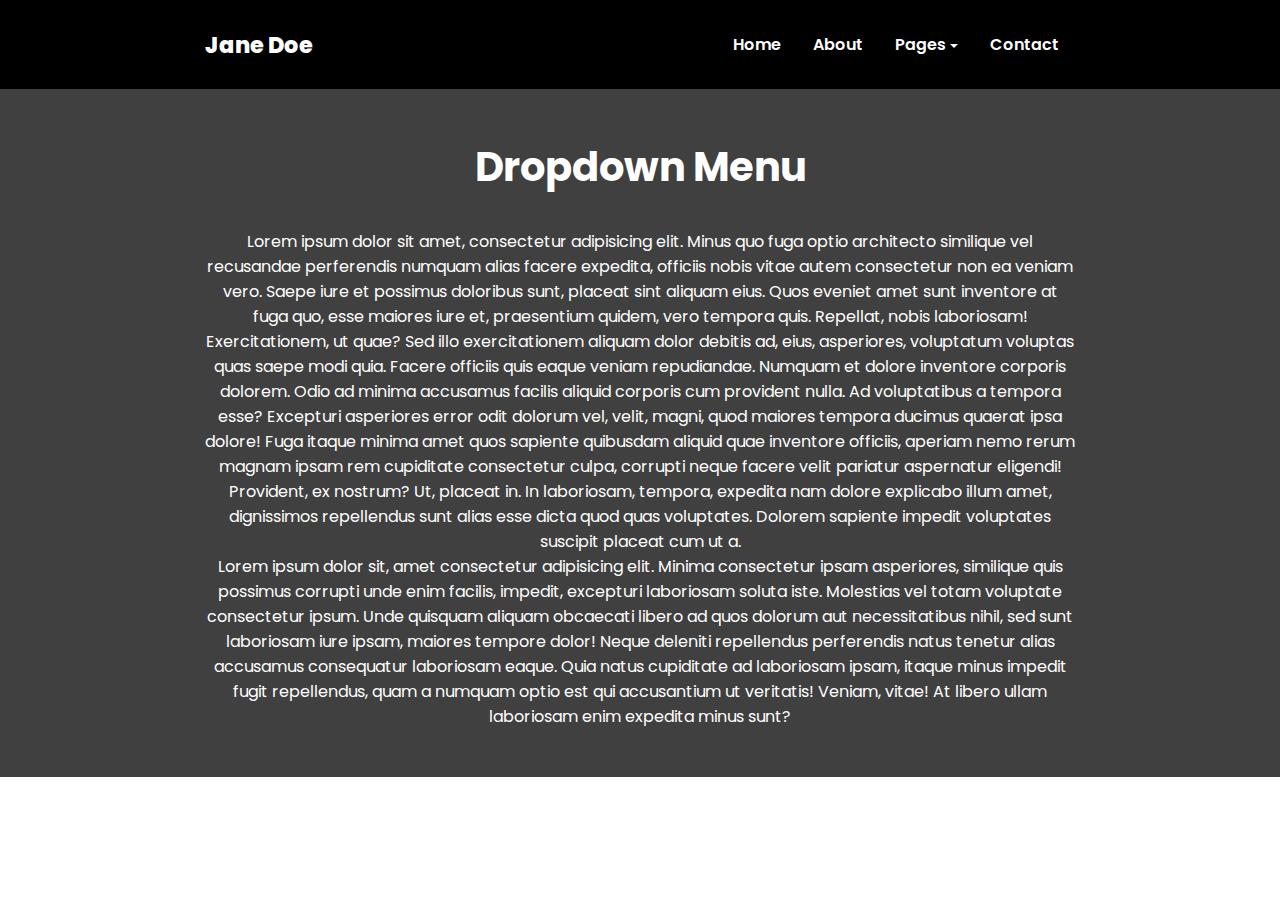
<file: Милюкова/index.html>
<!DOCTYPE html>
<html lang="en">
  <head>
    <meta charset="UTF-8" />
    <meta name="viewport" content="width=device-width, initial-scale=1.0" />
    <link rel="stylesheet" href="styles.css" />
    <title>Милюкова Меню 1</title>
  </head>
  <body>
    <nav>
      <div class="container main-nav">
        <a href="" class="logo">Jane Doe</a>
        <input type="checkbox" name="" id="toggle-btn" />
        <label for="toggle-btn" class="toggler-open">
          <i><img src="img/dashboard-square-1.svg" alt="" /></i>
        </label>
        <ul class="navbar">
          <li class="menu-item">
            <a href="" class="menu-link">Home</a>
          </li>
          <li class="menu-item">
            <a href="" class="menu-link">About</a>
          </li>
          <li class="menu-item dropdown">
            <a href="" class="menu-link toggle-dropdown">Pages</a>
            <ul class="dropdown-menu">
              <li class="menu-item">
                <a href="" class="menu-link">Pricing</a>
              </li>
              <li class="menu-item dropdown-submenu">
                <a href="" class="menu-link toggle-dropdown">Shop</a>
                <ul class="dropdown-menu">
                  <li class="menu-item">
                    <a href="" class="menu-link">Shop List</a>
                  </li>
                  <li class="menu-item">
                    <a href="" class="menu-link">Cart</a>
                  </li>
                  <li class="menu-item">
                    <a href="" class="menu-link">Order</a>
                  </li>
                  <li class="menu-item">
                    <a href="" class="menu-link">Checkout</a>
                  </li>
                </ul>
              </li>
            </ul>
          </li>
          <li class="menu-item">
            <a href="" class="menu-link">Contact</a>
          </li>
        </ul>
      </div>
    </nav>
    <section id="welcome">
      <div class="container">
        <h1>Dropdown Menu</h1>
        <div class="welcome-description">
          <p>
            Lorem ipsum dolor sit amet, consectetur adipisicing elit. Minus quo
            fuga optio architecto similique vel recusandae perferendis numquam
            alias facere expedita, officiis nobis vitae autem consectetur non ea
            veniam vero. Saepe iure et possimus doloribus sunt, placeat sint
            aliquam eius. Quos eveniet amet sunt inventore at fuga quo, esse
            maiores iure et, praesentium quidem, vero tempora quis. Repellat,
            nobis laboriosam! Exercitationem, ut quae? Sed illo exercitationem
            aliquam dolor debitis ad, eius, asperiores, voluptatum voluptas quas
            saepe modi quia. Facere officiis quis eaque veniam repudiandae.
            Numquam et dolore inventore corporis dolorem. Odio ad minima
            accusamus facilis aliquid corporis cum provident nulla. Ad
            voluptatibus a tempora esse? Excepturi asperiores error odit dolorum
            vel, velit, magni, quod maiores tempora ducimus quaerat ipsa dolore!
            Fuga itaque minima amet quos sapiente quibusdam aliquid quae
            inventore officiis, aperiam nemo rerum magnam ipsam rem cupiditate
            consectetur culpa, corrupti neque facere velit pariatur aspernatur
            eligendi! Provident, ex nostrum? Ut, placeat in. In laboriosam,
            tempora, expedita nam dolore explicabo illum amet, dignissimos
            repellendus sunt alias esse dicta quod quas voluptates. Dolorem
            sapiente impedit voluptates suscipit placeat cum ut a.
          </p>
          <p>
            Lorem ipsum dolor sit, amet consectetur adipisicing elit. Minima
            consectetur ipsam asperiores, similique quis possimus corrupti unde
            enim facilis, impedit, excepturi laboriosam soluta iste. Molestias
            vel totam voluptate consectetur ipsum. Unde quisquam aliquam
            obcaecati libero ad quos dolorum aut necessitatibus nihil, sed sunt
            laboriosam iure ipsam, maiores tempore dolor! Neque deleniti
            repellendus perferendis natus tenetur alias accusamus consequatur
            laboriosam eaque. Quia natus cupiditate ad laboriosam ipsam, itaque
            minus impedit fugit repellendus, quam a numquam optio est qui
            accusantium ut veritatis! Veniam, vitae! At libero ullam laboriosam
            enim expedita minus sunt?
          </p>
        </div>
      </div>
    </section>
  </body>
</html>
</file>
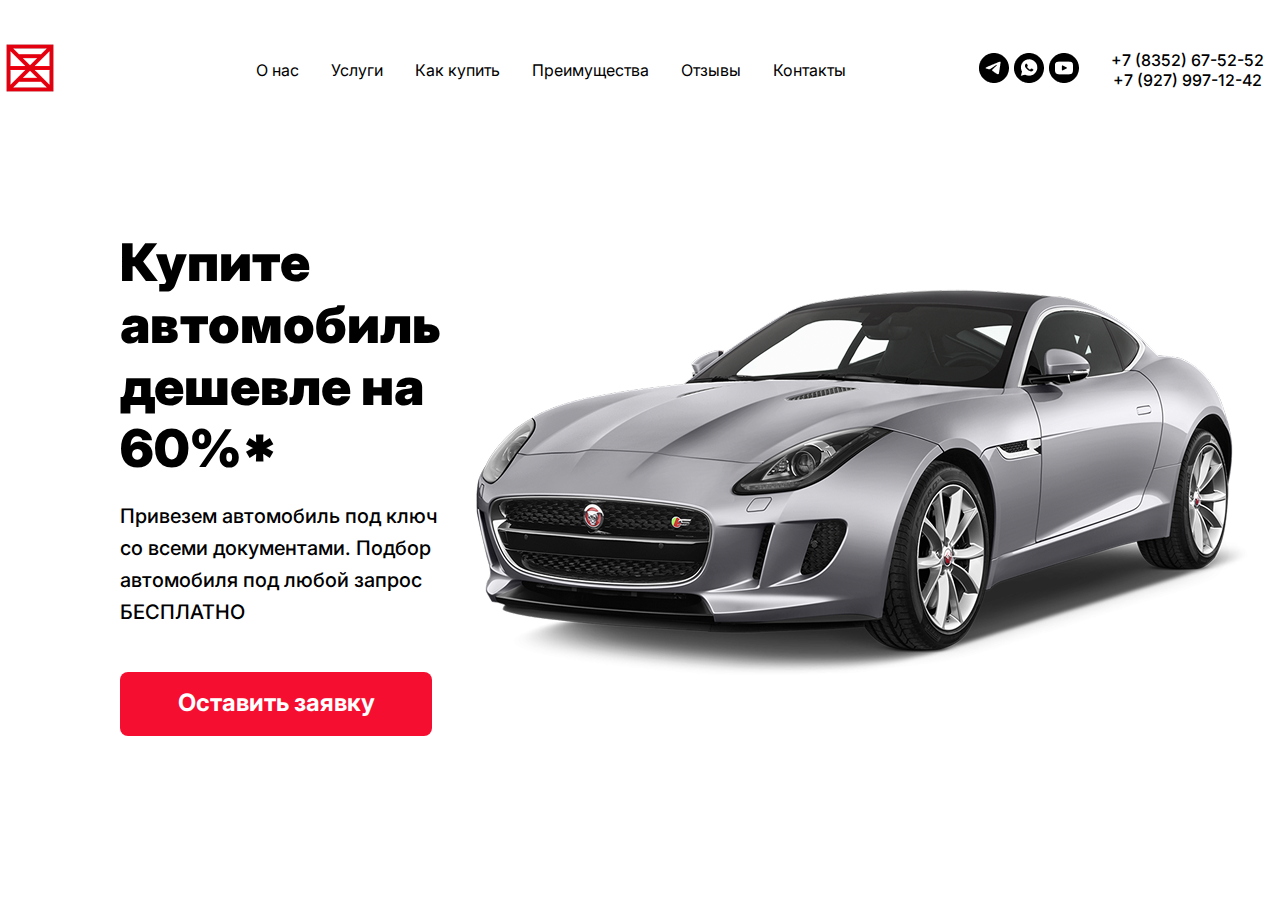
<file: Милюкова2/index.html>
<!DOCTYPE html>
<html lang="en">
  <head>
    <meta charset="UTF-8" />
    <meta name="viewport" content="width=device-width, initial-scale=1.0" />
    <link rel="stylesheet" href="css/main.css" />
    <title>Милюкова Макет</title>
  </head>
  <body>
    <header>
      <nav>
        <div class="container main-nav">
          <a href="" class="icon vis"
            ><img src="assets/img/logo pc.png" alt=""
          /></a>
          <a href="" class="icon hid">
            <img src="assets/img/logo mob.png" alt="" />
          </a>
          <div class="icons hid">
            <a href=""><img src="assets/img/telegram.png" alt="" /></a>
            <a href=""><img src="assets/img/whatsapp.png" alt="" /></a>
            <a href=""><img src="assets/img/youtube.png" alt="" /></a>
          </div>
          <input type="checkbox" name="" id="toggle-btn" />
          <label for="toggle-btn" class="toggler-open">
            <i><img src="assets/img/Hamburger Menu.png" alt="" /></i>
          </label>
          <ul class="navbar">
            <input type="checkbox" name="" id="toggle-btn" class="close"/>
            <label for="toggle-btn" class="toggler-close">
              <i><img src="assets/img/x.png" alt="" /></i>
            </label>
            <li class="menu-item">
              <a href="" class="menu-link hid">
                <img src="assets/img/logo mob.png" alt="" />
              </a>
            </li>
            <li class="menu-item">
              <a href="" class="menu-link">О нас</a>
            </li>
            <li class="menu-item">
              <a href="" class="menu-link">Услуги</a>
            </li>
            <li class="menu-item">
              <a href="" class="menu-link">Как купить</a>
            </li>
            <li class="menu-item">
              <a href="" class="menu-link">Преимущества</a>
            </li>
            <li class="menu-item">
              <a href="" class="menu-link">Отзывы</a>
            </li>
            <li class="menu-item">
              <a href="" class="menu-link">Контакты</a>
            </li>
            <li class="menu-item hid">
              <a href="" class="menu-link">
                <p class="vis">+7 (8352) 67-52-52</p>
                <p class="vis">+7 (927) 997-12-42</p>
                <div class="phone">
                  <img src="assets/img/phone.png" class="hid" alt="" />
                  <span class="hid">8 927 997 12 42</span>
                </div>
              </a>
            </li>
            <li class="menu-item hid">
              <div class="icons">
                <a href=""><img src="assets/img/telegram red.png" alt="" /></a>
                <a href=""><img src="assets/img/whatsapp red.png" alt="" /></a>
                <a href=""><img src="assets/img/youtube red.png" alt="" /></a>
              </div>
            </li>
            <li class="menu-item hid text">
              <p>Политика конфиденциальности</p>
              <p class="req">Реквизиты</p>
            </li>
          </ul>
          <div class="left vis">
            <li class="menu-item">
              <div class="icons">
                <a href=""><img src="assets/img/telegram.png" alt="" /></a>
                <a href=""><img src="assets/img/whatsapp.png" alt="" /></a>
                <a href=""><img src="assets/img/youtube.png" alt="" /></a>
              </div>
            </li>
            <li class="menu-item">
              <a href="" class="menu-link">
                <p class="vis">+7 (8352) 67-52-52</p>
                <p class="vis">+7 (927) 997-12-42</p>
                <div class="phone">
                  <img src="assets/img/phone.png" class="hid" alt="" />
                  <span class="hid">8 927 997 12 42</span>
                </div>
              </a>
            </li>
          </div>
        </div>
      </nav>
    </header>
    <main>
      <section class="hero">
        <div class="container">
          <div class="hero-left">
            <h1>Купите автомобиль дешевле на 60%*</h1>
            <img class="hid" src="assets/img/Image (4).png" alt="" />
            <p>
              Привезем автомобиль под ключ со всеми документами. Подбор
              автомобиля под любой запрос БЕСПЛАТНО
            </p>
            <button>Оставить заявку</button>
          </div>
          <img class="vis" src="assets/img/Image (4).png" alt="" />
        </div>
      </section>
    </main>
  </body>
</html>
</file>
<file: Милюкова/styles.css>
@import url("https://fonts.googleapis.com/css2?family=Poppins:ital,wght@0,100;0,200;0,300;0,400;0,500;0,600;0,700;0,800;0,900;1,100;1,200;1,300;1,400;1,500;1,600;1,700;1,800;1,900&display=swap");

*,
::after,
::before {
  margin: 0;
  padding: 0;
  box-sizing: border-box;
  font-family: "Poppins", sans-serif;
}

.container {
  max-width: 900px;
  margin: 0 auto;
  padding: 0 15px;
}

h1 {
  font-size: 2.5rem;
  color: #fff;
  text-align: center;
}

li {
  list-style: none;
}

a {
  text-decoration: none;
}

nav {
  background-color: #000;
  padding: 1rem 0;
}

.main-nav {
  display: flex;
  align-items: center;
  justify-content: space-between;
}

.logo {
  font-size: 1.4rem;
  font-weight: 800;
  color: #fff;
}

.navbar {
  display: flex;
}

#toggle-btn {
  display: none;
}

.toggler-open {
  display: none;
}

.menu-item {
  position: relative;
  padding: 0 1rem;
}
.menu-link {
  color: #fff;
  font-weight: 600;
  padding: 1rem 0;
  display: block;
  white-space: nowrap;
  transition: all 0.5s ease-in-out;
}

.menu-link:hover {
  color: #ee9c00;
}

/* -------------dropdown-------------------- */
.toggle-dropdown::after {
  display: inline-block;
  margin-left: 0.255em;
  vertical-align: middle;
  content: "";
  border-top: 0.3em solid;
  border-right: 0.3em solid transparent;
  border-bottom: 0;
  border-left: 0.3em solid transparent;
}

.dropdown-menu {
  position: absolute;
  opacity: 0;
  background: #000;
  min-width: 150px;
  margin-top: 15px;
  transition: all 0.4s;
}

.menu-item.dropdown:hover > .dropdown-menu,
.menu-item.dropdown-submenu:hover > .dropdown-menu {
  visibility: visible;
  opacity: 1;
  transition: all 0.3s ease-in-out;
}

.dropdown-submenu .toggle-dropdown::after {
  border-top: 0.3em solid transparent;
  border-right: 0;
  border-bottom: 0.3em solid transparent;
  border-left: 0.3em solid;
  margin-left: 5em;
}

.dropdown-submenu .dropdown-menu {
  margin-top: 0;
  left: 100%;
  top: -10px;
}

/*---------------------welcome--------------------- */

#welcome {
  background-color: #404040;
  color: #fff;
  padding: 3rem 0;
}

.welcome-description {
  margin-top: 2rem;
  text-align: center;
}

/* targets screens with max-width 992 */

@media (max-width: 992px) {
  .toggler-open {
    font-size: 1.5rem;
    display: block;
    cursor: pointer;
    color: #fff;
  }

  .navbar {
    display: none;
  }

  .main-nav input[type="checkbox"]:checked ~ .navbar {
    display: block;
    position: absolute;
    background-color: rgb(236, 242, 250);
    width: 100%;
    left: 0px;
    top: 60px;
    padding: 15px;
  }

  .menu-item {
    margin: 15px 0;
    padding: 0;
  }

  .menu-link {
    font-size: 1.125rem;
    color: #261f44;
    padding: 0;
  }

  .dropdown-menu {
    position: static;
    display: none;
    margin-top: 0;
    background: none;
  }

  .menu-item.dropdown:hover > .dropdown-menu,
  .menu-item.dropdown-submenu:hover > .dropdown-menu {
    display: block;
    animation: fadeIn 1s ease;
  }

  .dropdown-submenu .toggle-dropdown::after {
    margin-left: 0.5em;
  }
}

@keyframes fadeIn {
  0% {
    opacity: 0;
  }

  100% {
    opacity: 1;
  }
}
</file>
<file: Милюкова2/css/main.css>
@import url("https://fonts.googleapis.com/css2?family=Inter:ital,opsz,wght@0,14..32,100..900;1,14..32,100..900&display=swap");
.hero {
  padding-top: 120px;
  padding-left: 120px;
}
.hero .container {
  max-width: 1403px;
  margin: 0 auto;
  display: flex;
  justify-content: space-between;
  align-items: center;
}
.hero .hero-left h1 {
  font-weight: 900;
  font-size: 52px;
  line-height: 119%;
  color: #000000;
}
.hero .hero-left p {
  font-weight: 500;
  font-size: 20px;
  line-height: 160%;
  color: #000000;
  padding-top: 20px;
  padding-bottom: 44px;
}
.hero .hero-left button {
  z-index: 0;
  cursor: pointer;
  border: none;
  border-radius: 8px;
  padding: 8px 32px;
  width: 312px;
  height: 64px;
  background-color: #f50e30;
  color: #ffffff;
  font-weight: 700;
  font-size: 24px;
  line-height: 117%;
  text-align: center;
  transition: all ease 0.2s;
}
.hero .hero-left button:hover {
  transform: scale(1.05);
}

@media (max-width: 375px) {
  .hero {
    padding-left: 0px;
    padding-top: 34px;
    padding-bottom: 64px;
    text-align: center;
  }
  .hero .container {
    max-width: 343px;
    margin: 0 auto;
    display: flex;
    justify-content: space-between;
    align-items: center;
    flex-direction: column;
  }
  .hero .hero-left h1 {
    font-weight: 900;
    font-size: 32px;
    line-height: 112%;
    padding-bottom: 32px;
  }
  .hero .hero-left p {
    padding-top: 20px;
    font-weight: 400;
    font-size: 16px;
    line-height: 150%;
    padding-bottom: 32px;
  }
  .hero .hero-left button {
    border-radius: 8px;
    padding: 8px 32px;
    width: 100%;
    height: 56px;
    font-weight: 500;
    font-size: 20px;
    line-height: 120%;
  }
  .hero img {
    width: 100%;
    height: 177px;
  }
}
header {
  padding-top: 28px;
  /* targets screens with max-width 375 */
}
header .container {
  max-width: 1319px;
  margin: 0 auto;
}
header li {
  list-style: none;
}
header a {
  text-decoration: none;
}
header nav {
  background-color: #ffffff;
}
header .left {
  display: flex;
  justify-content: space-between;
  align-items: center;
}
header .main-nav {
  display: flex;
  justify-content: space-between;
  align-items: center;
}
header .navbar {
  display: flex;
  align-items: center;
}
header #toggle-btn {
  display: none;
}
header .toggler-open,
header .toggler-close {
  display: none;
}
header .menu-item {
  position: relative;
  padding: 0 1rem;
}
header .menu-item .menu-link {
  color: #000000;
  font-weight: 400;
  padding: 1rem 0;
  display: block;
  text-align: center;
  white-space: nowrap;
}
header .menu-item .menu-link:hover {
  color: #f50e30;
}
header .menu-item .menu-link .phone {
  display: flex;
  justify-content: space-between;
  align-items: center;
  justify-content: center;
  gap: 8px;
}
header .menu-item .menu-link .vis {
  font-weight: 500;
}
@media (max-width: 375px) {
  header .container {
    max-width: 343px;
  }
  header .toggler-open {
    font-size: 1.5rem;
    display: block;
    cursor: pointer;
    color: #fff;
  }
  header .vis {
    display: none;
    visibility: hidden;
  }
  header .navbar {
    display: none;
  }
  header .toggler-close {
    z-index: 1;
    display: block;
    position: fixed;
    padding-top: 60px;
    padding-bottom: 60px;
    padding-right: 23px;
    padding-left: 1000px;
    top: 0;
    right: 0;
  }
  header .main-nav input[type=checkbox]:checked ~ .navbar {
    z-index: 2;
    display: block;
    position: absolute;
    background-color: #ffffff;
    width: 100%;
    left: 0px;
    top: 0px;
    padding: 15px;
  }
  header .icons {
    display: flex;
    justify-content: center;
    gap: 12px;
  }
  header .menu-item {
    margin: 15px 0;
    padding: 0;
  }
  header .menu-item p {
    font-weight: 400;
    font-size: 16px;
    line-height: 175%;
    text-decoration: underline;
    -webkit-text-decoration-skip-ink: none;
            text-decoration-skip-ink: none;
    text-align: center;
    color: rgba(0, 0, 0, 0.5);
    padding-top: 60px;
  }
  header .menu-item .req {
    padding-top: 8px;
  }
  header .menu-link {
    font-weight: 500;
    font-size: 24px;
    letter-spacing: 0.02em;
  }
  header .menu-link span {
    font-weight: 700;
    font-size: 24px;
    line-height: 83%;
    text-align: center;
  }
}

* {
  margin: 0;
  padding: 0;
  box-sizing: border-box;
  font-family: "Inter", sans-serif;
}

body .hid {
  display: none;
  visibility: hidden;
}
@media (max-width: 375px) {
  body .hid {
    display: block;
    visibility: visible;
  }
  body .vis {
    display: none;
    visibility: hidden;
  }
}/*# sourceMappingURL=main.css.map */
</file>
